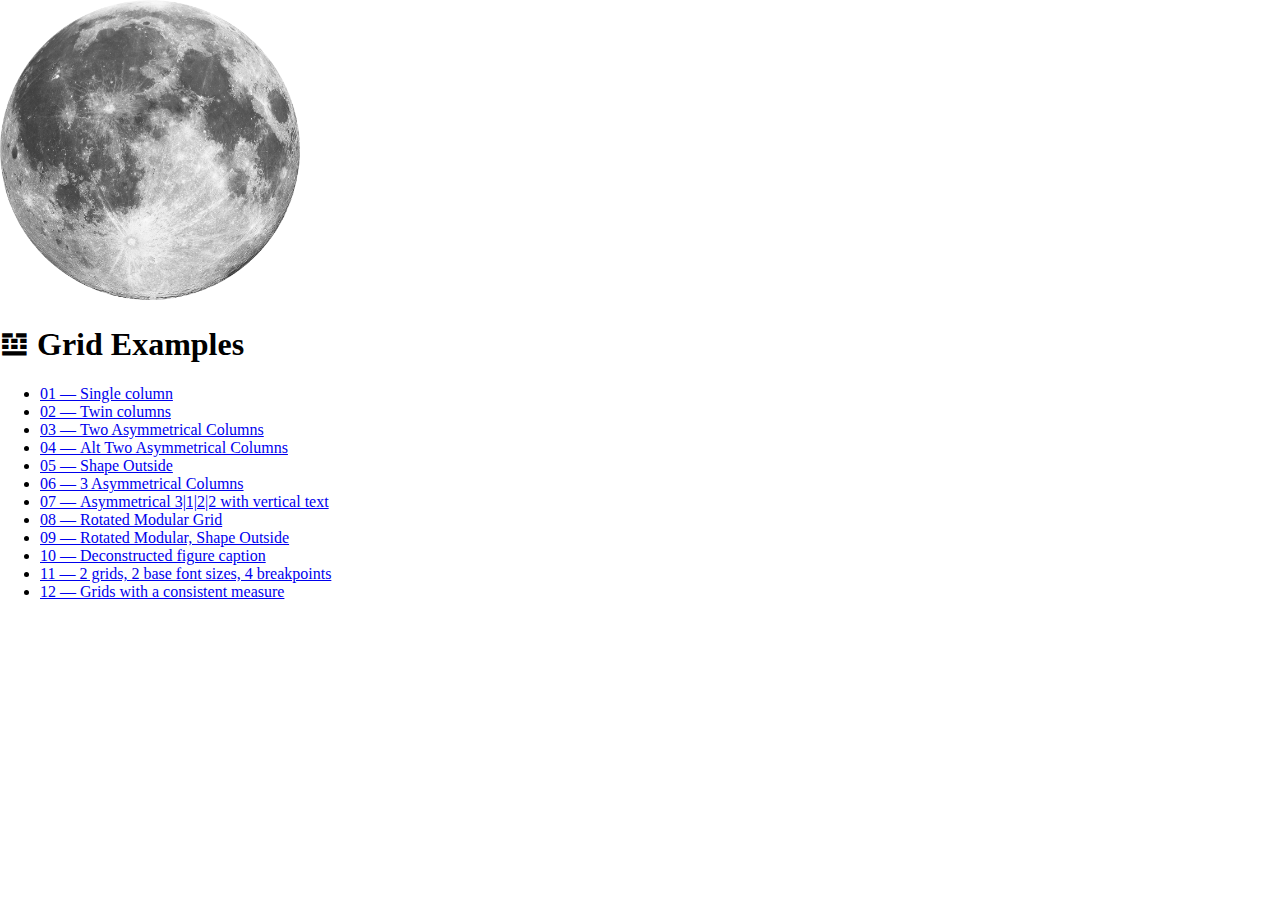
<file: index.html>
<!DOCTYPE html>
<html lang="en-us">
  <head>
    <meta charset="utf-8" />
    <title>Examples</title>
    <link href="styles.css" rel="stylesheet" />
  </head>
  <body>
    <img src="images/moon.png" alt="Moon" />
    <header>
      <h1>𝌹 Grid Examples</h1>
    </header>
    <main>
      <ul>
        <li><a href="01">01 — Single column</a></li>
        <li><a href="02">02 — Twin columns</a></li>
        <li><a href="03">03 — Two Asymmetrical Columns</a></li>
        <li><a href="04">04 — Alt Two Asymmetrical Columns</a></li>
        <li><a href="05">05 — Shape Outside</a></li>
        <li><a href="06">06 — 3 Asymmetrical Columns</a></li>
        <li><a href="07">07 — Asymmetrical 3|1|2|2 with vertical text</a></li>
        <li><a href="08">08 — Rotated Modular Grid</a></li>
        <li><a href="09">09 — Rotated Modular, Shape Outside</a></li>
        <li><a href="10">10 — Deconstructed figure caption</a></li>
        <li>
          <a href="11">11 — 2 grids, 2 base font sizes, 4 breakpoints</a>
        </li>
        <li>
          <a href="12">12 — Grids with a consistent measure</a>
        </li>
      </ul>
    </main>
  </body>
</html>
</file>
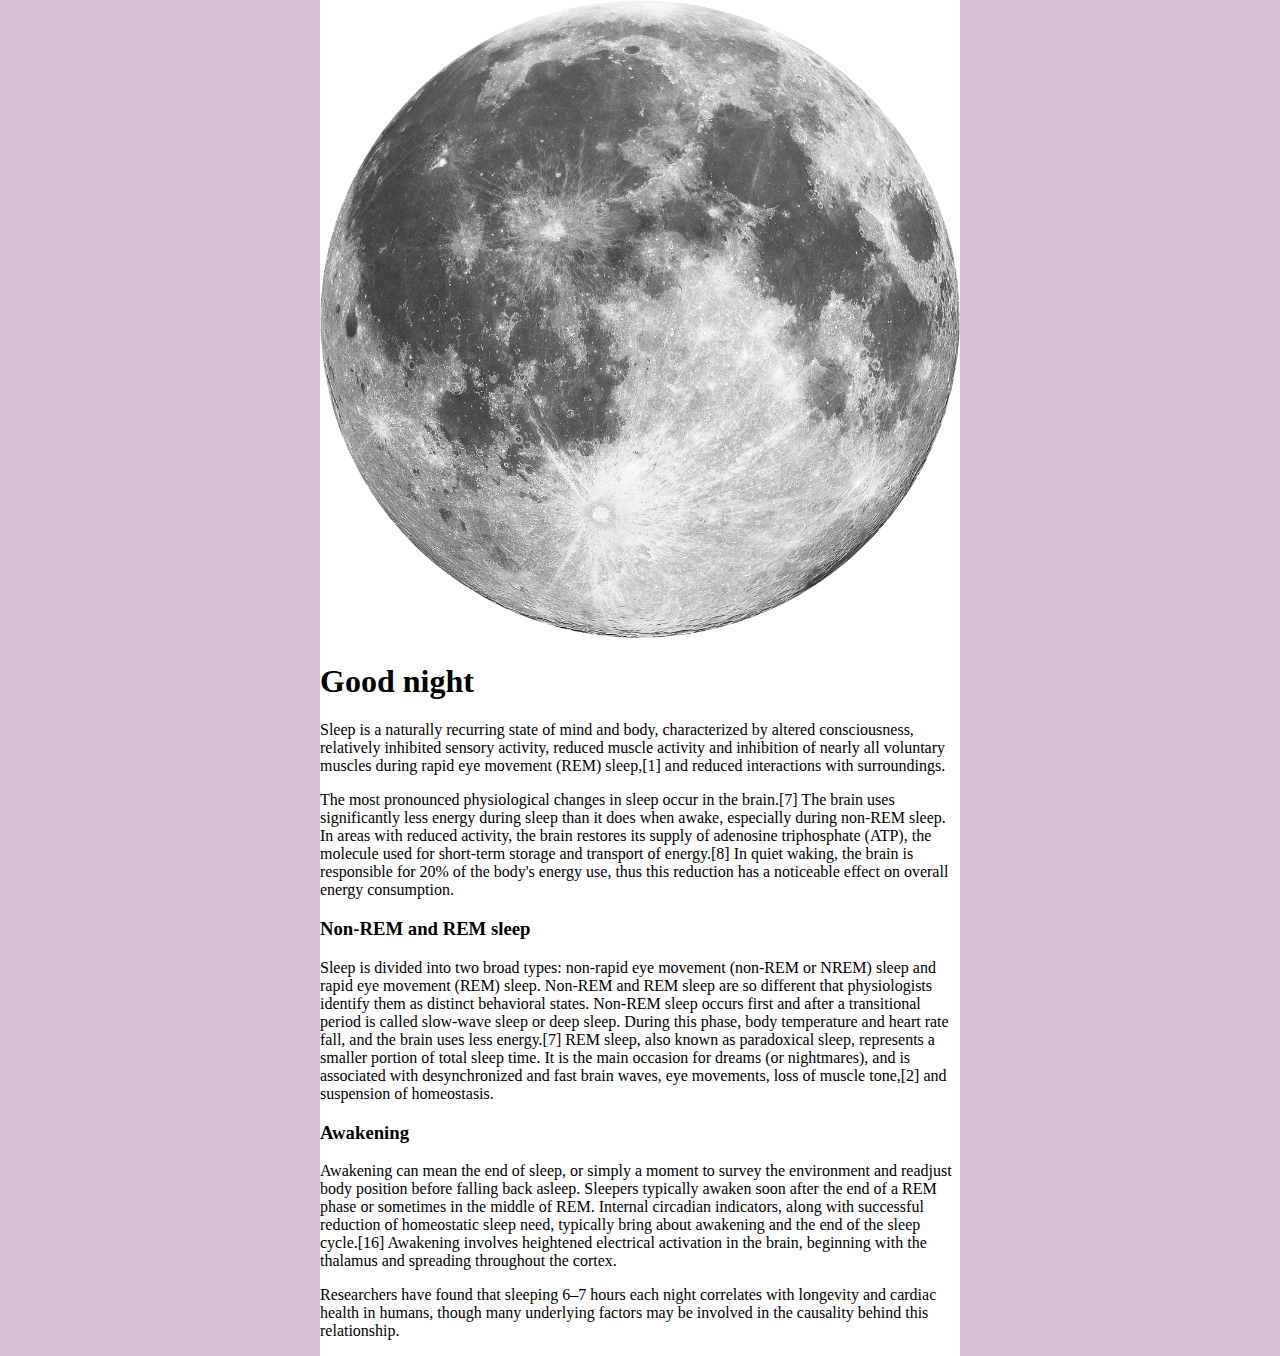
<file: 01/index.html>
<!DOCTYPE html>
<html lang="en-us">
  <head>
    <meta charset="utf-8" />
    <title>01 Single column</title>
    <link href="styles.css" rel="stylesheet" />
  </head>
  <body>
    <img src="../images/moon.png" alt="Moon" />
    <header>
      <h1>Good night</h1>
      <p>
        Sleep is a naturally recurring state of mind and body, characterized by
        altered consciousness, relatively inhibited sensory activity, reduced
        muscle activity and inhibition of nearly all voluntary muscles during
        rapid eye movement (REM) sleep,[1] and reduced interactions with
        surroundings.
      </p>
    </header>
    <main>
      <p>
        The most pronounced physiological changes in sleep occur in the
        brain.[7] The brain uses significantly less energy during sleep than it
        does when awake, especially during non-REM sleep. In areas with reduced
        activity, the brain restores its supply of adenosine triphosphate (ATP),
        the molecule used for short-term storage and transport of energy.[8] In
        quiet waking, the brain is responsible for 20% of the body's energy use,
        thus this reduction has a noticeable effect on overall energy
        consumption.
      </p>
      <h3>Non-REM and REM sleep</h3>
      <p>
        Sleep is divided into two broad types: non-rapid eye movement (non-REM
        or NREM) sleep and rapid eye movement (REM) sleep. Non-REM and REM sleep
        are so different that physiologists identify them as distinct behavioral
        states. Non-REM sleep occurs first and after a transitional period is
        called slow-wave sleep or deep sleep. During this phase, body
        temperature and heart rate fall, and the brain uses less energy.[7] REM
        sleep, also known as paradoxical sleep, represents a smaller portion of
        total sleep time. It is the main occasion for dreams (or nightmares),
        and is associated with desynchronized and fast brain waves, eye
        movements, loss of muscle tone,[2] and suspension of homeostasis.
      </p>
      <h3>Awakening</h3>
      <p>
        Awakening can mean the end of sleep, or simply a moment to survey the
        environment and readjust body position before falling back asleep.
        Sleepers typically awaken soon after the end of a REM phase or sometimes
        in the middle of REM. Internal circadian indicators, along with
        successful reduction of homeostatic sleep need, typically bring about
        awakening and the end of the sleep cycle.[16] Awakening involves
        heightened electrical activation in the brain, beginning with the
        thalamus and spreading throughout the cortex.
      </p>
    </main>
    <aside>
      <p>
        Researchers have found that sleeping 6–7 hours each night correlates
        with longevity and cardiac health in humans, though many underlying
        factors may be involved in the causality behind this relationship.
      </p>
    </aside>
  </body>
</html>
</file>
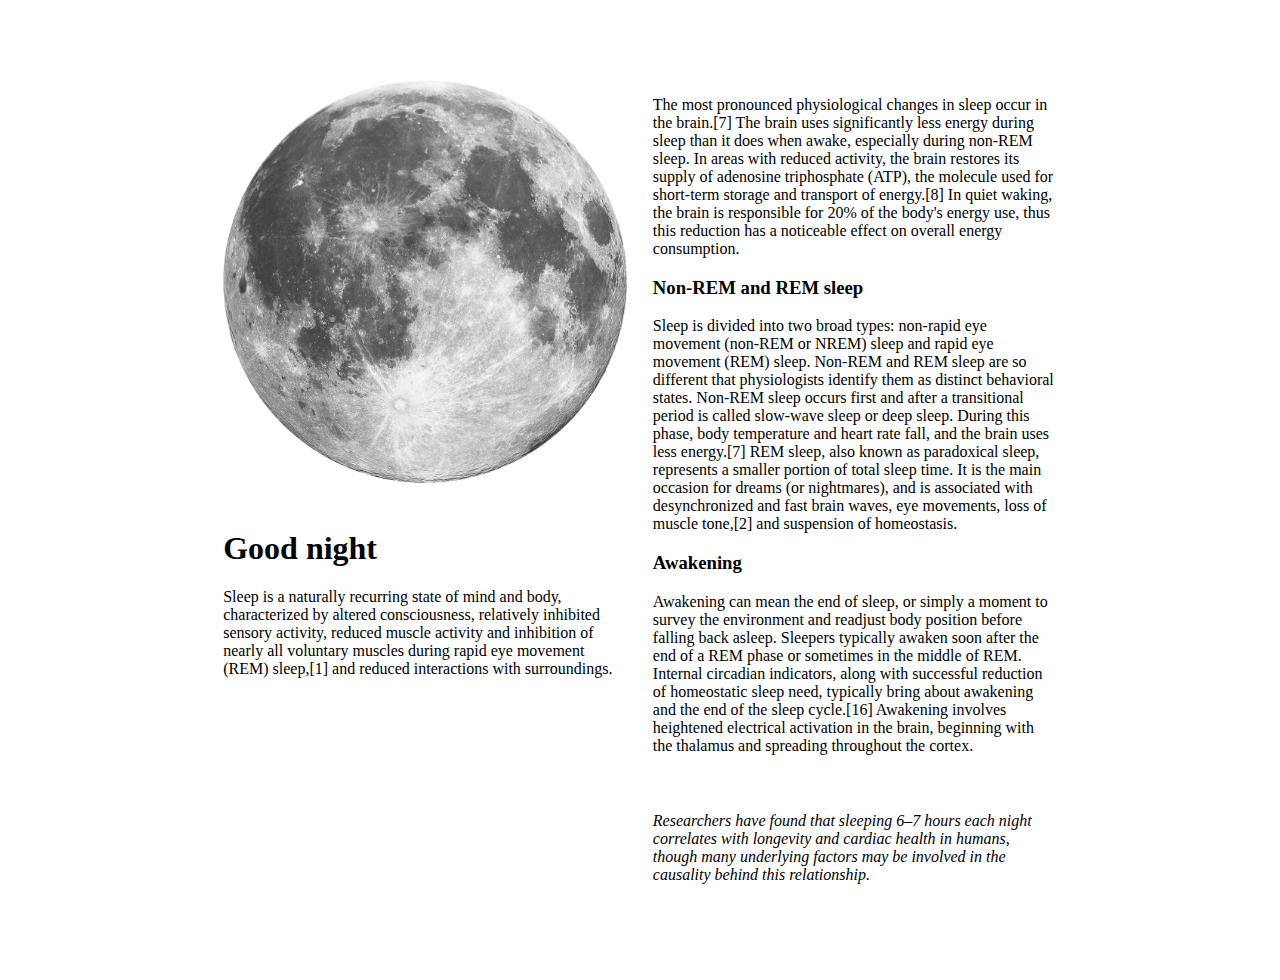
<file: 02/index.html>
<!DOCTYPE html>
<html lang="en-us">
  <head>
    <meta charset="utf-8" />
    <title>02 Twin columns</title>
    <link href="styles.css" rel="stylesheet" />
  </head>
  <body>
    <img src="../images/moon.png" alt="Moon" />
    <header>
      <h1>Good night</h1>
      <p>
        Sleep is a naturally recurring state of mind and body, characterized by
        altered consciousness, relatively inhibited sensory activity, reduced
        muscle activity and inhibition of nearly all voluntary muscles during
        rapid eye movement (REM) sleep,[1] and reduced interactions with
        surroundings.
      </p>
    </header>
    <main>
      <p>
        The most pronounced physiological changes in sleep occur in the
        brain.[7] The brain uses significantly less energy during sleep than it
        does when awake, especially during non-REM sleep. In areas with reduced
        activity, the brain restores its supply of adenosine triphosphate (ATP),
        the molecule used for short-term storage and transport of energy.[8] In
        quiet waking, the brain is responsible for 20% of the body's energy use,
        thus this reduction has a noticeable effect on overall energy
        consumption.
      </p>
      <h3>Non-REM and REM sleep</h3>
      <p>
        Sleep is divided into two broad types: non-rapid eye movement (non-REM
        or NREM) sleep and rapid eye movement (REM) sleep. Non-REM and REM sleep
        are so different that physiologists identify them as distinct behavioral
        states. Non-REM sleep occurs first and after a transitional period is
        called slow-wave sleep or deep sleep. During this phase, body
        temperature and heart rate fall, and the brain uses less energy.[7] REM
        sleep, also known as paradoxical sleep, represents a smaller portion of
        total sleep time. It is the main occasion for dreams (or nightmares),
        and is associated with desynchronized and fast brain waves, eye
        movements, loss of muscle tone,[2] and suspension of homeostasis.
      </p>
      <h3>Awakening</h3>
      <p>
        Awakening can mean the end of sleep, or simply a moment to survey the
        environment and readjust body position before falling back asleep.
        Sleepers typically awaken soon after the end of a REM phase or sometimes
        in the middle of REM. Internal circadian indicators, along with
        successful reduction of homeostatic sleep need, typically bring about
        awakening and the end of the sleep cycle.[16] Awakening involves
        heightened electrical activation in the brain, beginning with the
        thalamus and spreading throughout the cortex.
      </p>
    </main>
    <aside>
      <p>
        Researchers have found that sleeping 6–7 hours each night correlates
        with longevity and cardiac health in humans, though many underlying
        factors may be involved in the causality behind this relationship.
      </p>
    </aside>
  </body>
</html>
</file>
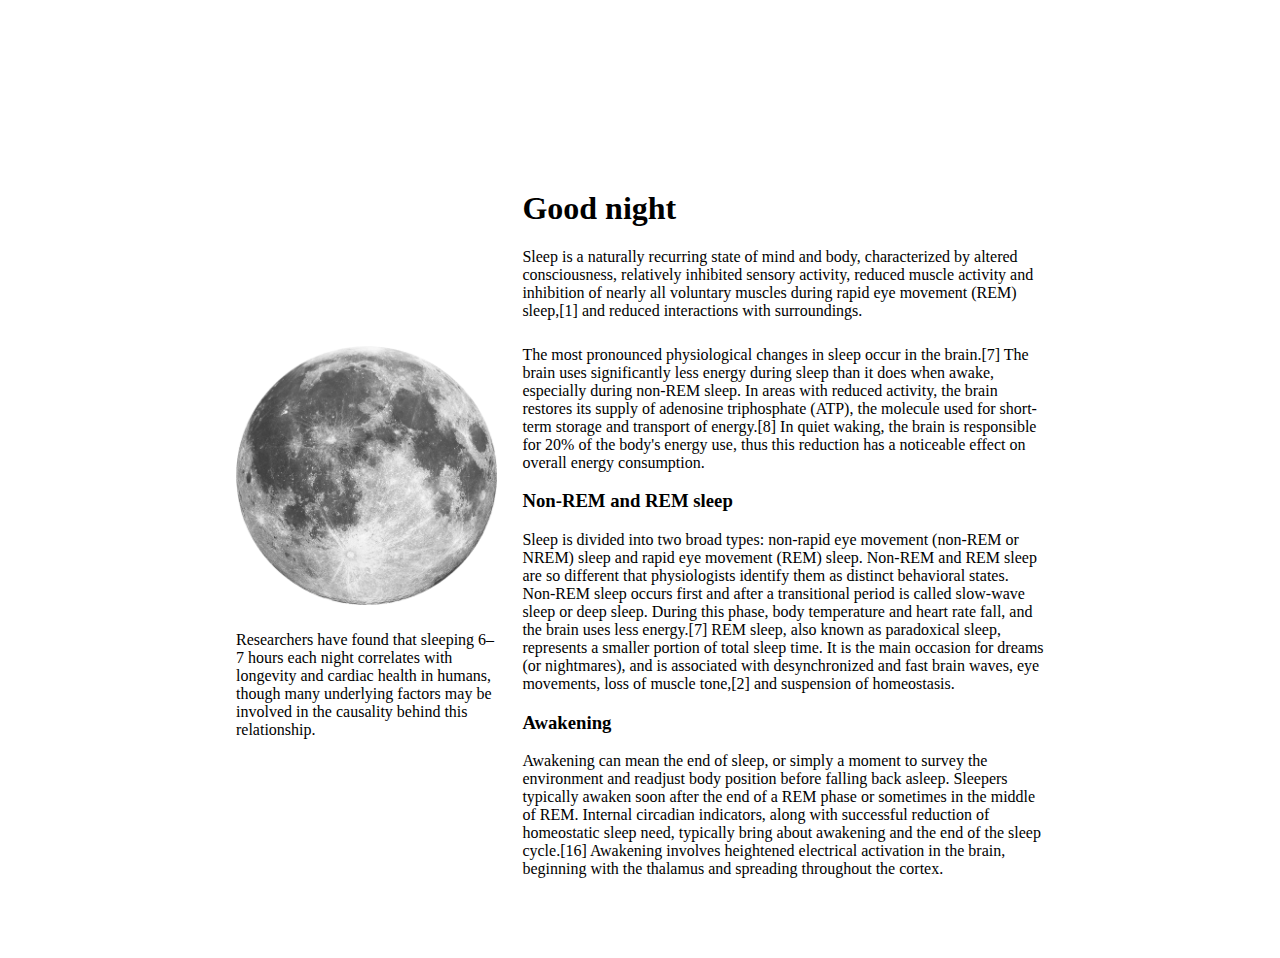
<file: 03/index.html>
<!DOCTYPE html>
<html lang="en-us">
  <head>
    <meta charset="utf-8" />
    <title>03 - Two Asymmetrical Columns</title>
    <link href="styles.css" rel="stylesheet" />
  </head>
  <body>
    <img src="../images/moon.png" alt="Moon" />
    <header>
      <h1>Good night</h1>
      <p>
        Sleep is a naturally recurring state of mind and body, characterized by
        altered consciousness, relatively inhibited sensory activity, reduced
        muscle activity and inhibition of nearly all voluntary muscles during
        rapid eye movement (REM) sleep,[1] and reduced interactions with
        surroundings.
      </p>
    </header>
    <main>
      <p>
        The most pronounced physiological changes in sleep occur in the
        brain.[7] The brain uses significantly less energy during sleep than it
        does when awake, especially during non-REM sleep. In areas with reduced
        activity, the brain restores its supply of adenosine triphosphate (ATP),
        the molecule used for short-term storage and transport of energy.[8] In
        quiet waking, the brain is responsible for 20% of the body's energy use,
        thus this reduction has a noticeable effect on overall energy
        consumption.
      </p>
      <h3>Non-REM and REM sleep</h3>
      <p>
        Sleep is divided into two broad types: non-rapid eye movement (non-REM
        or NREM) sleep and rapid eye movement (REM) sleep. Non-REM and REM sleep
        are so different that physiologists identify them as distinct behavioral
        states. Non-REM sleep occurs first and after a transitional period is
        called slow-wave sleep or deep sleep. During this phase, body
        temperature and heart rate fall, and the brain uses less energy.[7] REM
        sleep, also known as paradoxical sleep, represents a smaller portion of
        total sleep time. It is the main occasion for dreams (or nightmares),
        and is associated with desynchronized and fast brain waves, eye
        movements, loss of muscle tone,[2] and suspension of homeostasis.
      </p>
      <h3>Awakening</h3>
      <p>
        Awakening can mean the end of sleep, or simply a moment to survey the
        environment and readjust body position before falling back asleep.
        Sleepers typically awaken soon after the end of a REM phase or sometimes
        in the middle of REM. Internal circadian indicators, along with
        successful reduction of homeostatic sleep need, typically bring about
        awakening and the end of the sleep cycle.[16] Awakening involves
        heightened electrical activation in the brain, beginning with the
        thalamus and spreading throughout the cortex.
      </p>
    </main>
    <aside>
      <p>
        Researchers have found that sleeping 6–7 hours each night correlates
        with longevity and cardiac health in humans, though many underlying
        factors may be involved in the causality behind this relationship.
      </p>
    </aside>
  </body>
</html>
</file>
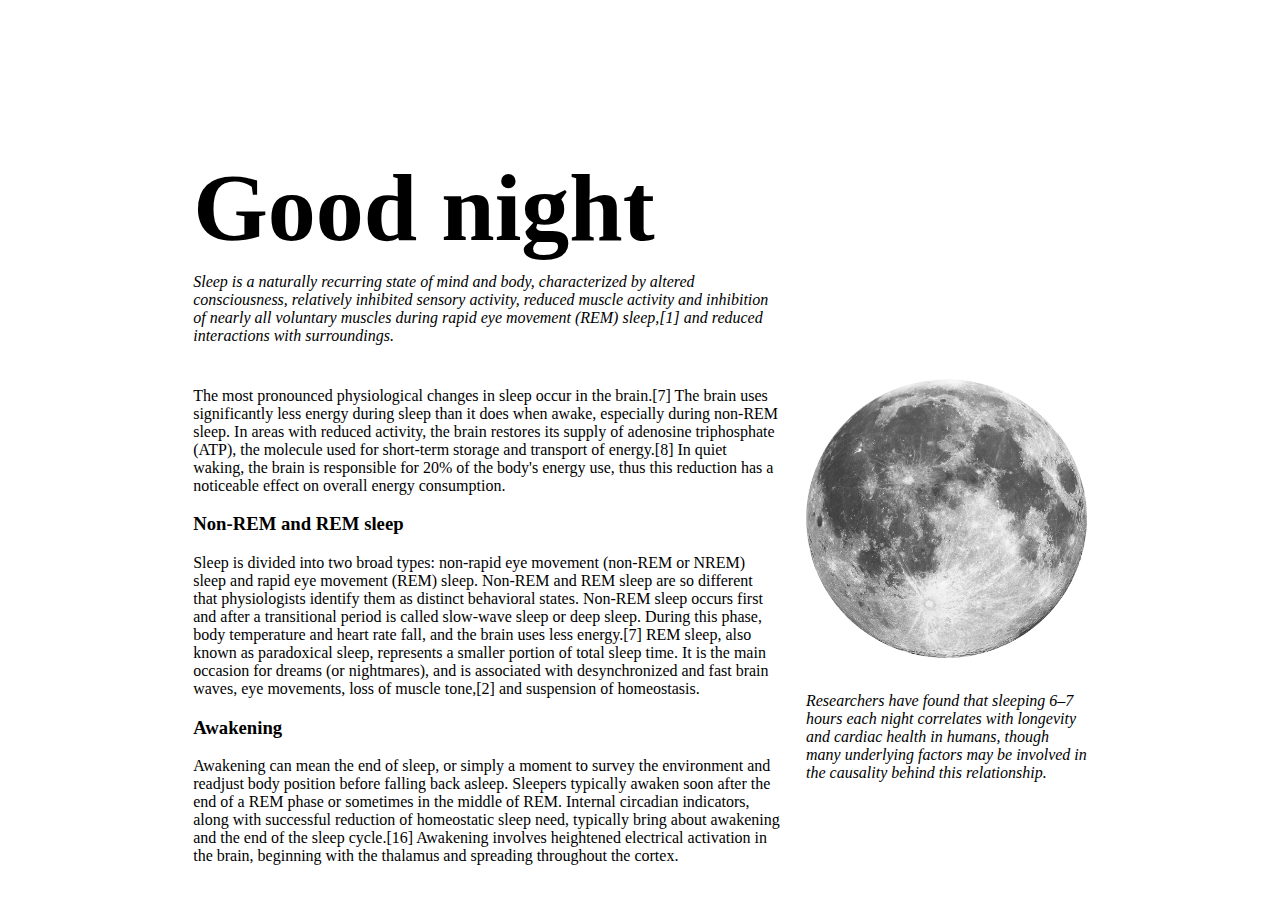
<file: 04/index.html>
<!DOCTYPE html>
<html lang="en-us">
  <head>
    <meta charset="utf-8" />
    <title>04 - Alt Two Asymmetrical Columns</title>
    <link href="styles.css" rel="stylesheet" />
  </head>
  <body>
    <img src="../images/moon.png" alt="Moon" />
    <header>
      <h1>Good night</h1>
      <p>
        Sleep is a naturally recurring state of mind and body, characterized by
        altered consciousness, relatively inhibited sensory activity, reduced
        muscle activity and inhibition of nearly all voluntary muscles during
        rapid eye movement (REM) sleep,[1] and reduced interactions with
        surroundings.
      </p>
    </header>
    <main>
      <p>
        The most pronounced physiological changes in sleep occur in the
        brain.[7] The brain uses significantly less energy during sleep than it
        does when awake, especially during non-REM sleep. In areas with reduced
        activity, the brain restores its supply of adenosine triphosphate (ATP),
        the molecule used for short-term storage and transport of energy.[8] In
        quiet waking, the brain is responsible for 20% of the body's energy use,
        thus this reduction has a noticeable effect on overall energy
        consumption.
      </p>
      <h3>Non-REM and REM sleep</h3>
      <p>
        Sleep is divided into two broad types: non-rapid eye movement (non-REM
        or NREM) sleep and rapid eye movement (REM) sleep. Non-REM and REM sleep
        are so different that physiologists identify them as distinct behavioral
        states. Non-REM sleep occurs first and after a transitional period is
        called slow-wave sleep or deep sleep. During this phase, body
        temperature and heart rate fall, and the brain uses less energy.[7] REM
        sleep, also known as paradoxical sleep, represents a smaller portion of
        total sleep time. It is the main occasion for dreams (or nightmares),
        and is associated with desynchronized and fast brain waves, eye
        movements, loss of muscle tone,[2] and suspension of homeostasis.
      </p>
      <h3>Awakening</h3>
      <p>
        Awakening can mean the end of sleep, or simply a moment to survey the
        environment and readjust body position before falling back asleep.
        Sleepers typically awaken soon after the end of a REM phase or sometimes
        in the middle of REM. Internal circadian indicators, along with
        successful reduction of homeostatic sleep need, typically bring about
        awakening and the end of the sleep cycle.[16] Awakening involves
        heightened electrical activation in the brain, beginning with the
        thalamus and spreading throughout the cortex.
      </p>
    </main>
    <aside>
      <p>
        Researchers have found that sleeping 6–7 hours each night correlates
        with longevity and cardiac health in humans, though many underlying
        factors may be involved in the causality behind this relationship.
      </p>
    </aside>
  </body>
</html>
</file>
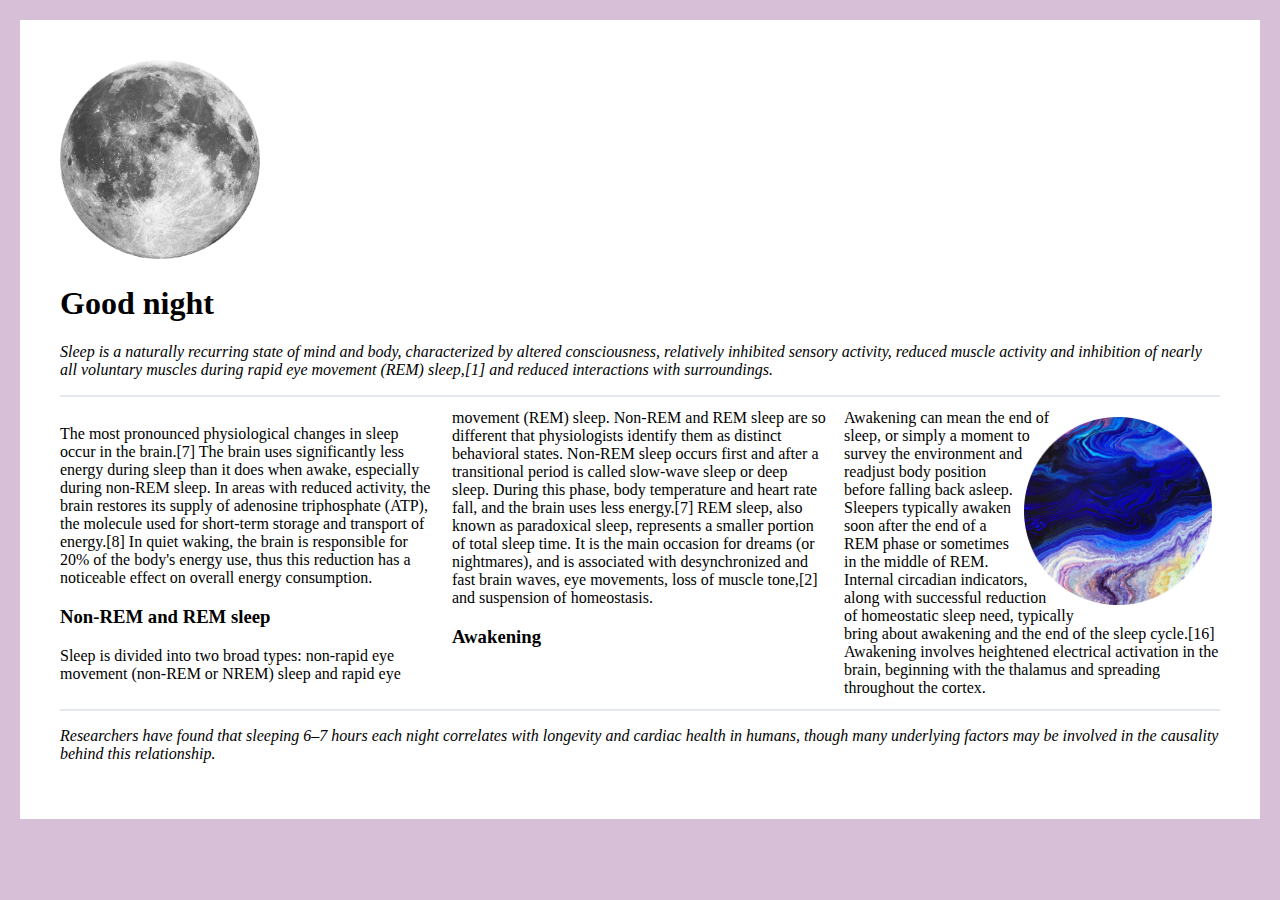
<file: 05/index.html>
<!DOCTYPE html>
<html lang="en-us">
  <head>
    <meta charset="utf-8" />
    <title>05 - Shape Outside</title>
    <link href="styles.css" rel="stylesheet" />
  </head>
  <body>
    <img src="../images/moon.png" alt="Moon" class="moon" />
    <header>
      <h1>Good night</h1>
      <p>
        Sleep is a naturally recurring state of mind and body, characterized by
        altered consciousness, relatively inhibited sensory activity, reduced
        muscle activity and inhibition of nearly all voluntary muscles during
        rapid eye movement (REM) sleep,[1] and reduced interactions with
        surroundings.
      </p>
    </header>
    <hr />
    <main>
      <p>
        The most pronounced physiological changes in sleep occur in the
        brain.[7] The brain uses significantly less energy during sleep than it
        does when awake, especially during non-REM sleep. In areas with reduced
        activity, the brain restores its supply of adenosine triphosphate (ATP),
        the molecule used for short-term storage and transport of energy.[8] In
        quiet waking, the brain is responsible for 20% of the body's energy use,
        thus this reduction has a noticeable effect on overall energy
        consumption.
      </p>
      <h3>Non-REM and REM sleep</h3>
      <p>
        Sleep is divided into two broad types: non-rapid eye movement (non-REM
        or NREM) sleep and rapid eye movement (REM) sleep. Non-REM and REM sleep
        are so different that physiologists identify them as distinct behavioral
        states. Non-REM sleep occurs first and after a transitional period is
        called slow-wave sleep or deep sleep. During this phase, body
        temperature and heart rate fall, and the brain uses less energy.[7] REM
        sleep, also known as paradoxical sleep, represents a smaller portion of
        total sleep time. It is the main occasion for dreams (or nightmares),
        and is associated with desynchronized and fast brain waves, eye
        movements, loss of muscle tone,[2] and suspension of homeostasis.
      </p>
      <img
        src="../images/abstract-01-circle.png"
        alt="Fluid abstract painting"
      />
      <h3>Awakening</h3>
      <p>
        Awakening can mean the end of sleep, or simply a moment to survey the
        environment and readjust body position before falling back asleep.
        Sleepers typically awaken soon after the end of a REM phase or sometimes
        in the middle of REM. Internal circadian indicators, along with
        successful reduction of homeostatic sleep need, typically bring about
        awakening and the end of the sleep cycle.[16] Awakening involves
        heightened electrical activation in the brain, beginning with the
        thalamus and spreading throughout the cortex.
      </p>
    </main>
    <hr />
    <aside>
      <p>
        Researchers have found that sleeping 6–7 hours each night correlates
        with longevity and cardiac health in humans, though many underlying
        factors may be involved in the causality behind this relationship.
      </p>
    </aside>
  </body>
</html>
</file>
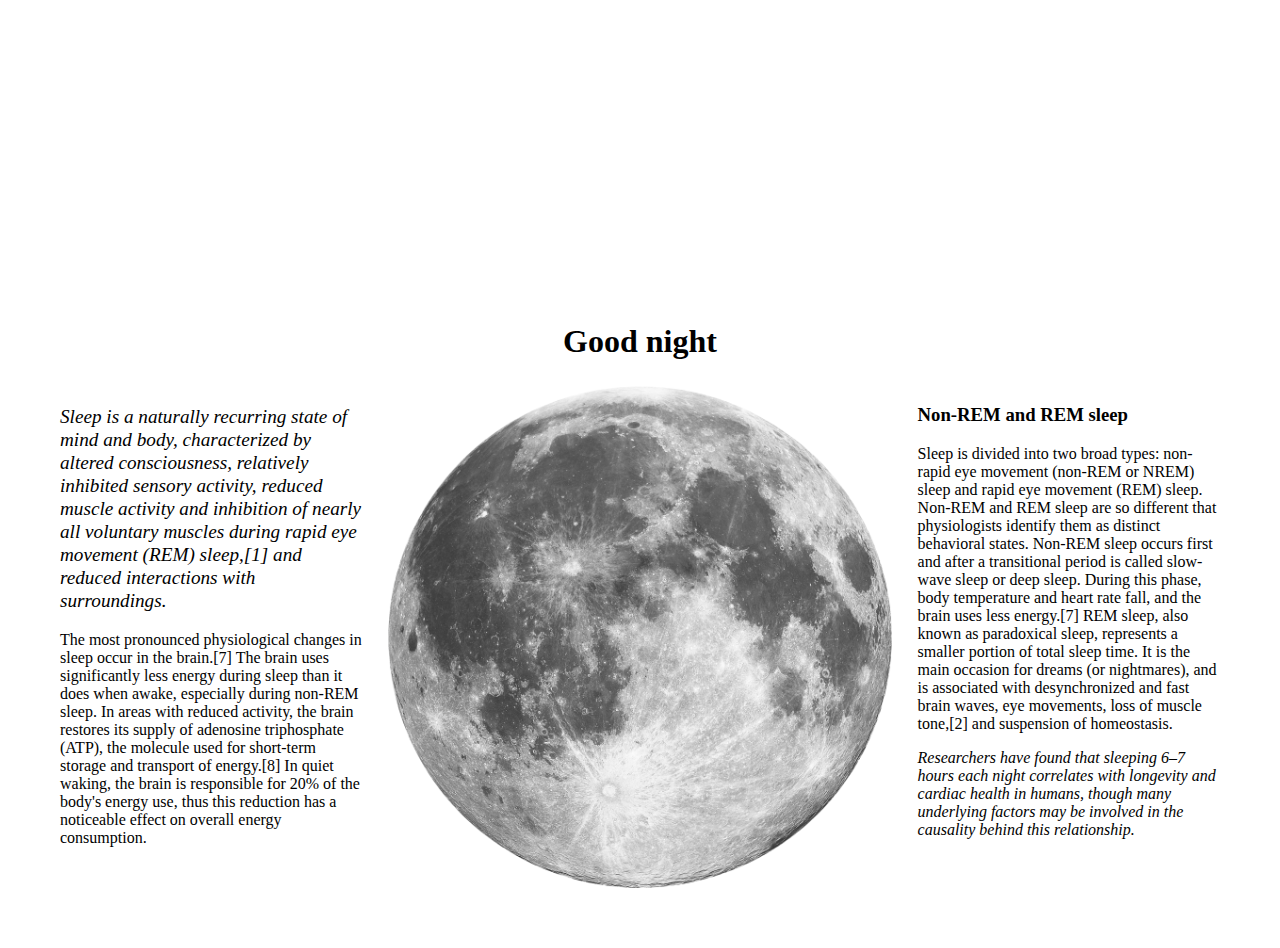
<file: 06/index.html>
<!DOCTYPE html>
<html lang="en-us">
  <head>
    <meta charset="utf-8" />
    <title>06 - 3 Asymmetrical Columns</title>
    <link href="styles.css" rel="stylesheet" />
  </head>
  <body>
    <img src="../images/moon.png" alt="Moon" class="moon" />
    <header>
      <h1>Good night</h1>
    </header>
    <section>
      <p class="standfirst">
        Sleep is a naturally recurring state of mind and body, characterized by
        altered consciousness, relatively inhibited sensory activity, reduced
        muscle activity and inhibition of nearly all voluntary muscles during
        rapid eye movement (REM) sleep,[1] and reduced interactions with
        surroundings.
      </p>
      <p>
        The most pronounced physiological changes in sleep occur in the
        brain.[7] The brain uses significantly less energy during sleep than it
        does when awake, especially during non-REM sleep. In areas with reduced
        activity, the brain restores its supply of adenosine triphosphate (ATP),
        the molecule used for short-term storage and transport of energy.[8] In
        quiet waking, the brain is responsible for 20% of the body's energy use,
        thus this reduction has a noticeable effect on overall energy
        consumption.
      </p>
    </section>
    <section>
      <h3>Non-REM and REM sleep</h3>
      <p>
        Sleep is divided into two broad types: non-rapid eye movement (non-REM
        or NREM) sleep and rapid eye movement (REM) sleep. Non-REM and REM sleep
        are so different that physiologists identify them as distinct behavioral
        states. Non-REM sleep occurs first and after a transitional period is
        called slow-wave sleep or deep sleep. During this phase, body
        temperature and heart rate fall, and the brain uses less energy.[7] REM
        sleep, also known as paradoxical sleep, represents a smaller portion of
        total sleep time. It is the main occasion for dreams (or nightmares),
        and is associated with desynchronized and fast brain waves, eye
        movements, loss of muscle tone,[2] and suspension of homeostasis.
      </p>
      <aside>
        <p>
          Researchers have found that sleeping 6–7 hours each night correlates
          with longevity and cardiac health in humans, though many underlying
          factors may be involved in the causality behind this relationship.
        </p>
      </aside>
    </section>
  </body>
</html>
</file>
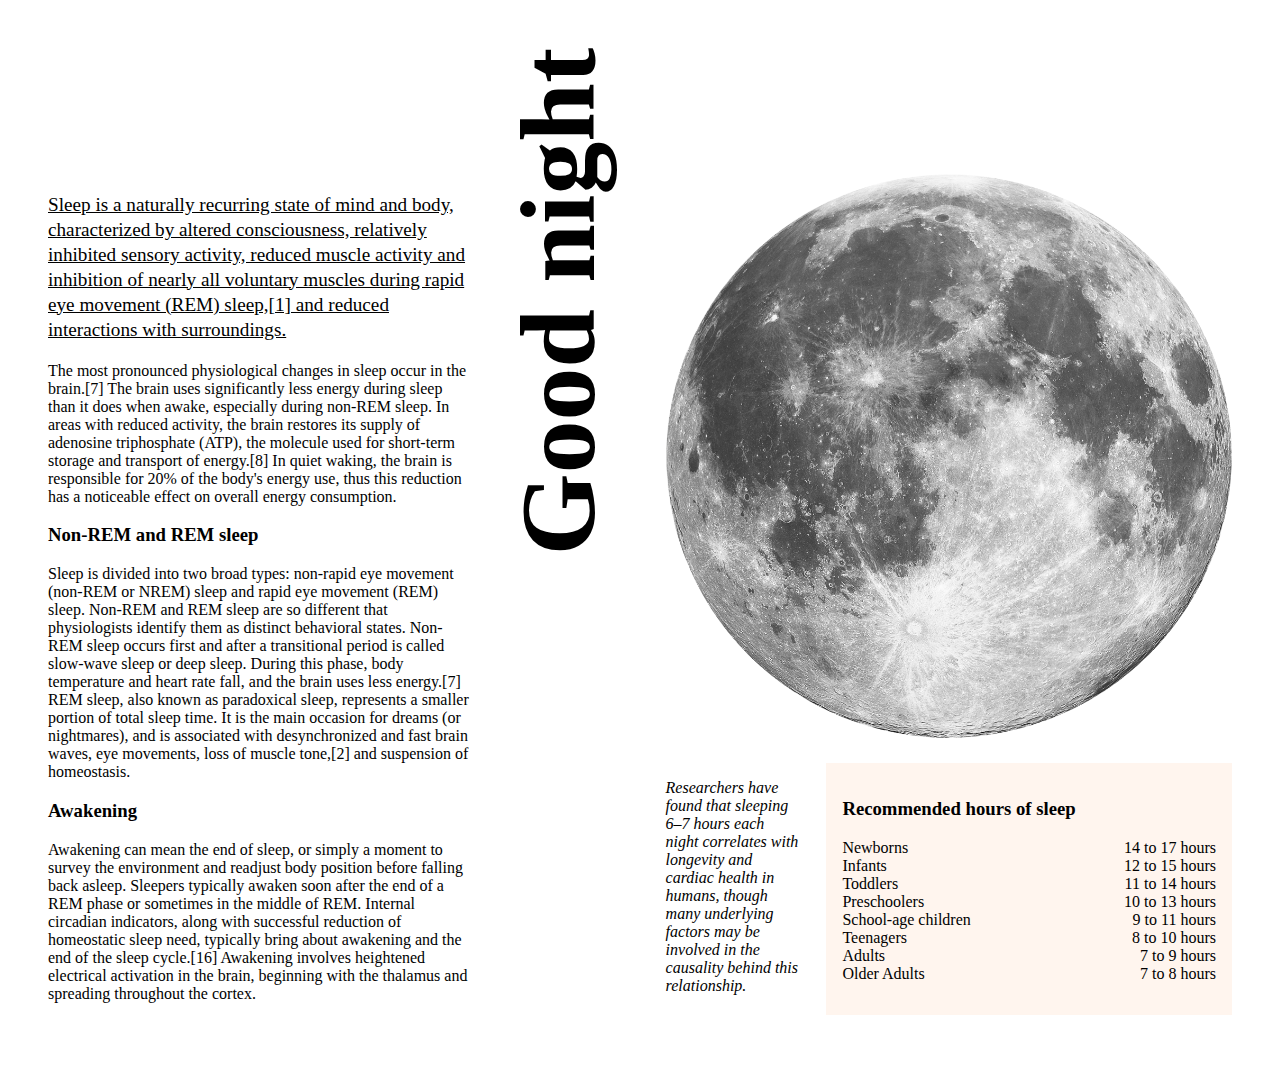
<file: 07/index.html>
<!DOCTYPE html>
<html lang="en-us">
  <head>
    <meta charset="utf-8" />
    <title>07 — Asymmetrical 3|1|2|2 with vertical text</title>
    <link href="styles.css" rel="stylesheet" />
  </head>
  <body>
    <img src="../images/moon.png" alt="Moon" class="moon" />
    <header>
      <h1>Good night</h1>
    </header>
    <main>
      <p class="standfirst">
        Sleep is a naturally recurring state of mind and body, characterized by
        altered consciousness, relatively inhibited sensory activity, reduced
        muscle activity and inhibition of nearly all voluntary muscles during
        rapid eye movement (REM) sleep,[1] and reduced interactions with
        surroundings.
      </p>
      <p>
        The most pronounced physiological changes in sleep occur in the
        brain.[7] The brain uses significantly less energy during sleep than it
        does when awake, especially during non-REM sleep. In areas with reduced
        activity, the brain restores its supply of adenosine triphosphate (ATP),
        the molecule used for short-term storage and transport of energy.[8] In
        quiet waking, the brain is responsible for 20% of the body's energy use,
        thus this reduction has a noticeable effect on overall energy
        consumption.
      </p>
      <h3>Non-REM and REM sleep</h3>
      <p>
        Sleep is divided into two broad types: non-rapid eye movement (non-REM
        or NREM) sleep and rapid eye movement (REM) sleep. Non-REM and REM sleep
        are so different that physiologists identify them as distinct behavioral
        states. Non-REM sleep occurs first and after a transitional period is
        called slow-wave sleep or deep sleep. During this phase, body
        temperature and heart rate fall, and the brain uses less energy.[7] REM
        sleep, also known as paradoxical sleep, represents a smaller portion of
        total sleep time. It is the main occasion for dreams (or nightmares),
        and is associated with desynchronized and fast brain waves, eye
        movements, loss of muscle tone,[2] and suspension of homeostasis.
      </p>
      <h3>Awakening</h3>
      <p>
        Awakening can mean the end of sleep, or simply a moment to survey the
        environment and readjust body position before falling back asleep.
        Sleepers typically awaken soon after the end of a REM phase or sometimes
        in the middle of REM. Internal circadian indicators, along with
        successful reduction of homeostatic sleep need, typically bring about
        awakening and the end of the sleep cycle.[16] Awakening involves
        heightened electrical activation in the brain, beginning with the
        thalamus and spreading throughout the cortex.
      </p>
    </main>
    <aside>
      <p>
        Researchers have found that sleeping 6–7 hours each night correlates
        with longevity and cardiac health in humans, though many underlying
        factors may be involved in the causality behind this relationship.
      </p>
      <section>
        <h3>Recommended hours of sleep</h3>
        <ul>
          <li><span>Newborns</span><span>14 to 17 hours</span></li>
          <li><span>Infants</span>12 to 15 hours</li>
          <li><span>Toddlers</span>11 to 14 hours</li>
          <li><span>Preschoolers</span><span>10 to 13 hours</span></li>
          <li><span>School-age children</span><span>9 to 11 hours</span></li>
          <li><span>Teenagers</span><span>8 to 10 hours</span></li>
          <li><span>Adults</span><span>7 to 9 hours</span></li>
          <li><span>Older Adults</span><span>7 to 8 hours</span></li>
        </ul>
      </section>
    </aside>
  </body>
</html>
</file>
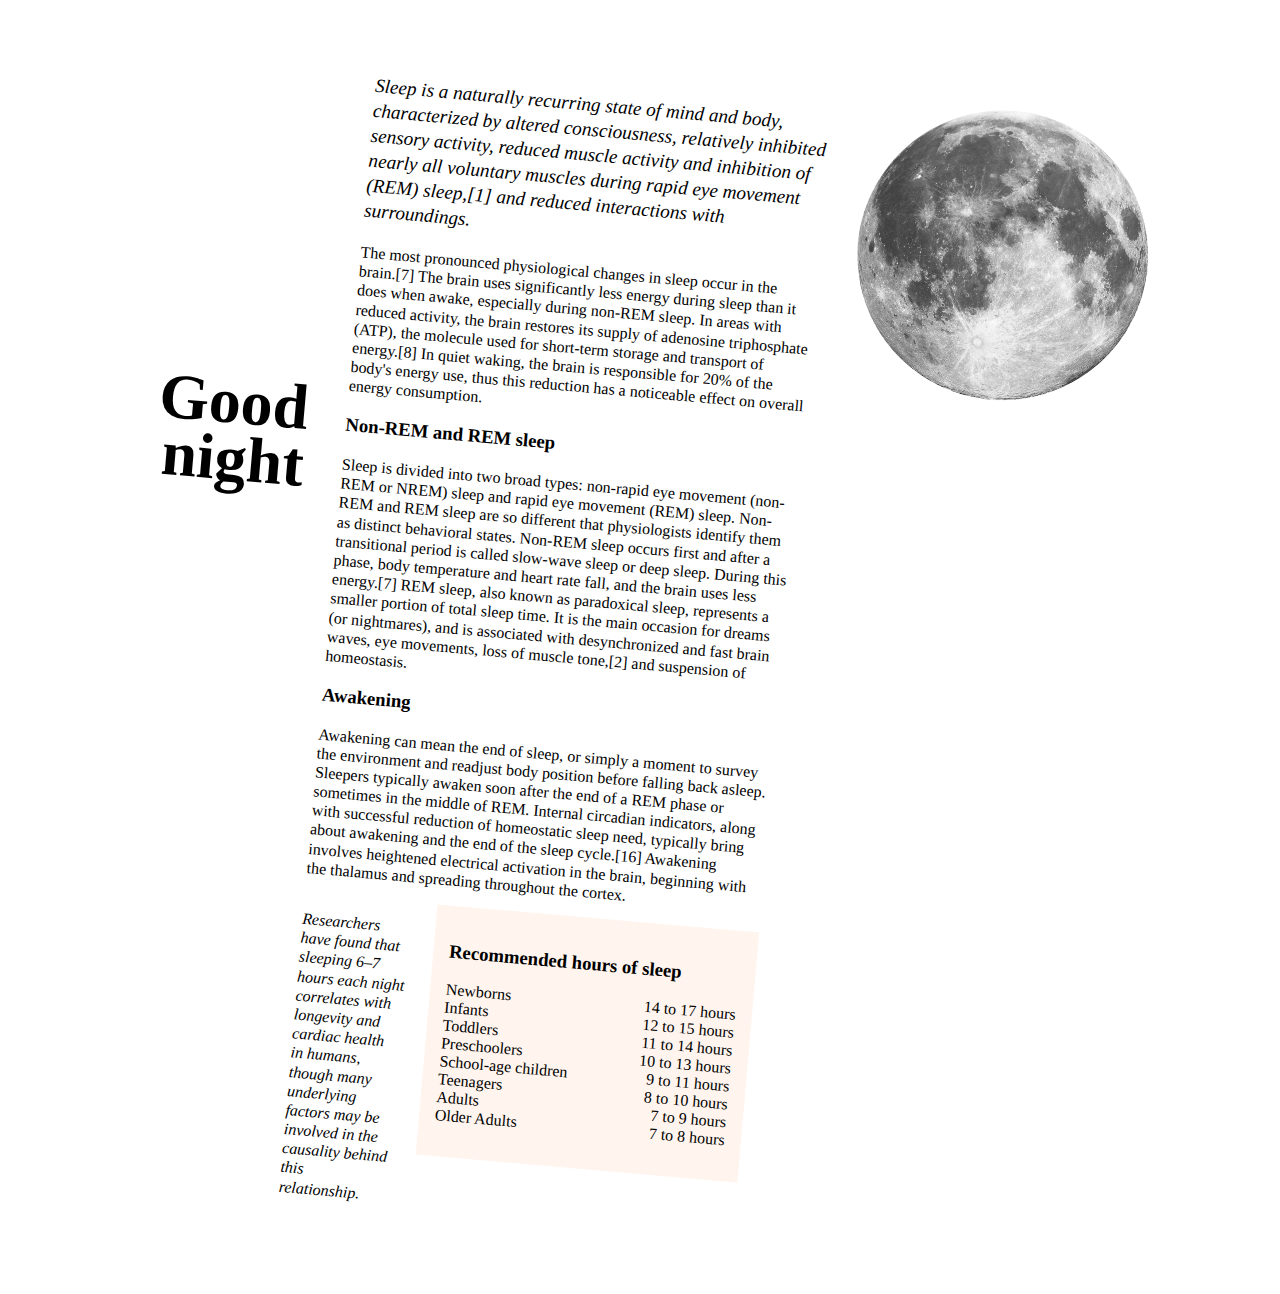
<file: 08/index.html>
<!DOCTYPE html>
<html lang="en-us">
  <head>
    <meta charset="utf-8" />
    <title>08 — Rotated Modular Grid</title>
    <link href="styles.css" rel="stylesheet" />
  </head>
  <body>
    <img src="../images/moon.png" alt="Moon" class="moon" />
    <header>
      <h1>Good<br />night</h1>
    </header>
    <main>
      <article>
        <p class="standfirst">
          Sleep is a naturally recurring state of mind and body, characterized
          by altered consciousness, relatively inhibited sensory activity,
          reduced muscle activity and inhibition of nearly all voluntary muscles
          during rapid eye movement (REM) sleep,[1] and reduced interactions
          with surroundings.
        </p>
        <p>
          The most pronounced physiological changes in sleep occur in the
          brain.[7] The brain uses significantly less energy during sleep than
          it does when awake, especially during non-REM sleep. In areas with
          reduced activity, the brain restores its supply of adenosine
          triphosphate (ATP), the molecule used for short-term storage and
          transport of energy.[8] In quiet waking, the brain is responsible for
          20% of the body's energy use, thus this reduction has a noticeable
          effect on overall energy consumption.
        </p>
        <h3>Non-REM and REM sleep</h3>
        <p>
          Sleep is divided into two broad types: non-rapid eye movement (non-REM
          or NREM) sleep and rapid eye movement (REM) sleep. Non-REM and REM
          sleep are so different that physiologists identify them as distinct
          behavioral states. Non-REM sleep occurs first and after a transitional
          period is called slow-wave sleep or deep sleep. During this phase,
          body temperature and heart rate fall, and the brain uses less
          energy.[7] REM sleep, also known as paradoxical sleep, represents a
          smaller portion of total sleep time. It is the main occasion for
          dreams (or nightmares), and is associated with desynchronized and fast
          brain waves, eye movements, loss of muscle tone,[2] and suspension of
          homeostasis.
        </p>
        <h3>Awakening</h3>
        <p>
          Awakening can mean the end of sleep, or simply a moment to survey the
          environment and readjust body position before falling back asleep.
          Sleepers typically awaken soon after the end of a REM phase or
          sometimes in the middle of REM. Internal circadian indicators, along
          with successful reduction of homeostatic sleep need, typically bring
          about awakening and the end of the sleep cycle.[16] Awakening involves
          heightened electrical activation in the brain, beginning with the
          thalamus and spreading throughout the cortex.
        </p>
      </article>
      <aside>
        <p>
          Researchers have found that sleeping 6–7 hours each night correlates
          with longevity and cardiac health in humans, though many underlying
          factors may be involved in the causality behind this relationship.
        </p>
        <section>
          <h3>Recommended hours of sleep</h3>
          <ul>
            <li><span>Newborns</span><span>14 to 17 hours</span></li>
            <li><span>Infants</span>12 to 15 hours</li>
            <li><span>Toddlers</span>11 to 14 hours</li>
            <li><span>Preschoolers</span><span>10 to 13 hours</span></li>
            <li><span>School-age children</span><span>9 to 11 hours</span></li>
            <li><span>Teenagers</span><span>8 to 10 hours</span></li>
            <li><span>Adults</span><span>7 to 9 hours</span></li>
            <li><span>Older Adults</span><span>7 to 8 hours</span></li>
          </ul>
        </section>
      </aside>
    </main>
  </body>
</html>
</file>
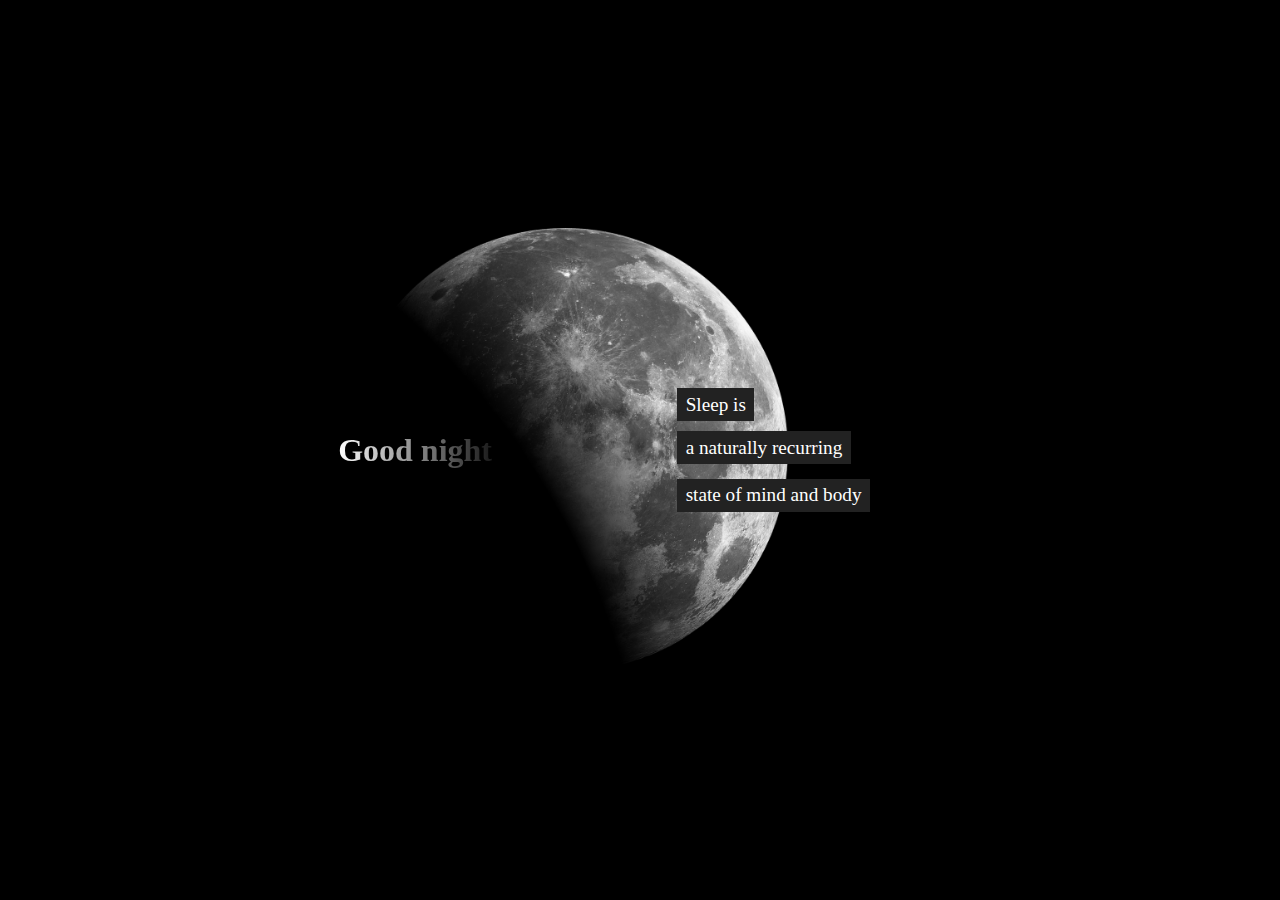
<file: 10/index.html>
<!DOCTYPE html>
<html lang="en-us">
  <head>
    <meta charset="utf-8" />
    <title>10 - Deconstructed figure caption</title>
    <link href="styles.css" rel="stylesheet" />
  </head>
  <body>
    <header>
      <h1>Good night</h1>
    </header>
    <figure>
      <img src="../images/moon-gradient.jpg" alt="Moon" />
      <figcaption>
        <span>Sleep is</span>
        <span>a naturally recurring</span>
        <span>state of mind and body</span>
      </figcaption>
    </figure>
  </body>
</html>
</file>
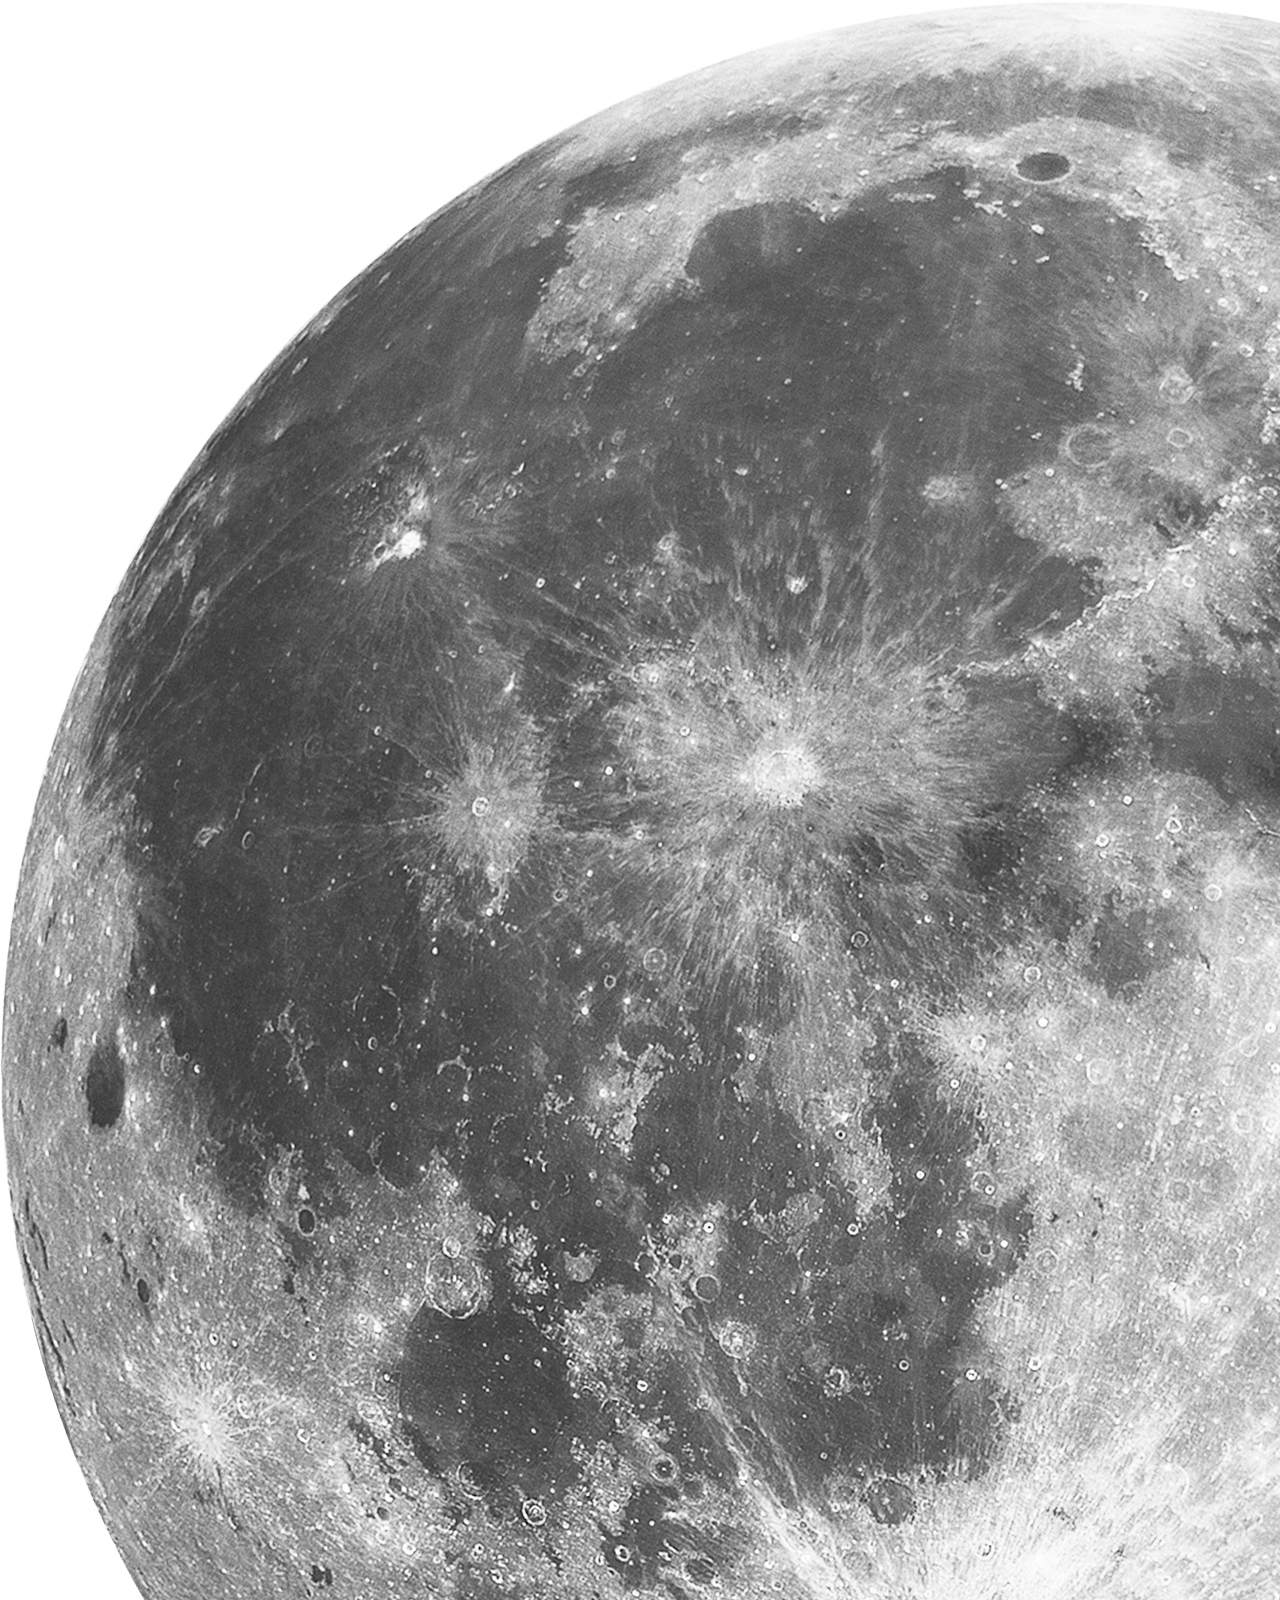
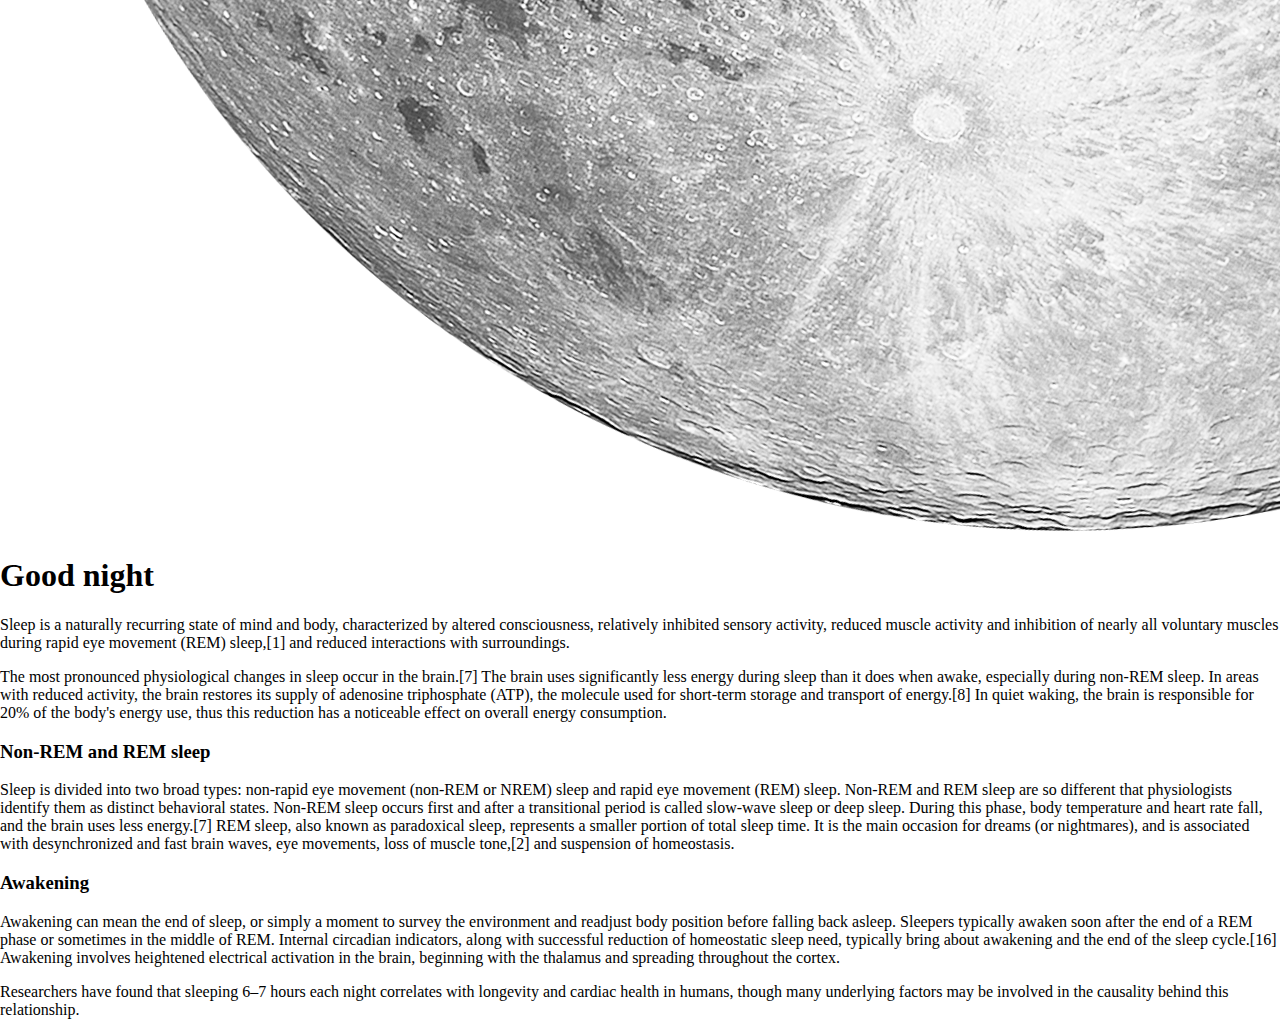
<file: _template/index.html>
<!DOCTYPE html>
<html lang="en-us">
  <head>
    <meta charset="utf-8" />
    <title>00 - Grid Title</title>
    <link href="styles.css" rel="stylesheet" />
  </head>
  <body>
    <img src="../images/moon.png" alt="Moon" />
    <header>
      <h1>Good night</h1>
      <p>
        Sleep is a naturally recurring state of mind and body, characterized by
        altered consciousness, relatively inhibited sensory activity, reduced
        muscle activity and inhibition of nearly all voluntary muscles during
        rapid eye movement (REM) sleep,[1] and reduced interactions with
        surroundings.
      </p>
    </header>
    <main>
      <p>
        The most pronounced physiological changes in sleep occur in the
        brain.[7] The brain uses significantly less energy during sleep than it
        does when awake, especially during non-REM sleep. In areas with reduced
        activity, the brain restores its supply of adenosine triphosphate (ATP),
        the molecule used for short-term storage and transport of energy.[8] In
        quiet waking, the brain is responsible for 20% of the body's energy use,
        thus this reduction has a noticeable effect on overall energy
        consumption.
      </p>
      <h3>Non-REM and REM sleep</h3>
      <p>
        Sleep is divided into two broad types: non-rapid eye movement (non-REM
        or NREM) sleep and rapid eye movement (REM) sleep. Non-REM and REM sleep
        are so different that physiologists identify them as distinct behavioral
        states. Non-REM sleep occurs first and after a transitional period is
        called slow-wave sleep or deep sleep. During this phase, body
        temperature and heart rate fall, and the brain uses less energy.[7] REM
        sleep, also known as paradoxical sleep, represents a smaller portion of
        total sleep time. It is the main occasion for dreams (or nightmares),
        and is associated with desynchronized and fast brain waves, eye
        movements, loss of muscle tone,[2] and suspension of homeostasis.
      </p>
      <h3>Awakening</h3>
      <p>
        Awakening can mean the end of sleep, or simply a moment to survey the
        environment and readjust body position before falling back asleep.
        Sleepers typically awaken soon after the end of a REM phase or sometimes
        in the middle of REM. Internal circadian indicators, along with
        successful reduction of homeostatic sleep need, typically bring about
        awakening and the end of the sleep cycle.[16] Awakening involves
        heightened electrical activation in the brain, beginning with the
        thalamus and spreading throughout the cortex.
      </p>
    </main>
    <aside>
      <p>
        Researchers have found that sleeping 6–7 hours each night correlates
        with longevity and cardiac health in humans, though many underlying
        factors may be involved in the causality behind this relationship.
      </p>
    </aside>
  </body>
</html>
</file>
<file: styles.css>
body {
  margin: 0;
}

img {
  width: 300px;
  height: 300px;
}

header {
}

main {
}

aside {
}
</file>
<file: 01/styles.css>
:root {
  display: grid;
  grid-template-columns: repeat(8, 1fr);

  background-color: thistle;
}

body {
  grid-column-start: 1;
  grid-column-end: -1;

  margin: 0;
  background-color: white;
}

img {
  width: 100%;
}

header {
}

main {
}

aside {
}

@media screen and (min-width: 30em) {
  body {
    grid-column-start: 2;
    grid-column-end: 8;
  }
}

@media screen and (min-width: 48em) {
  body {
    grid-column-start: 3;
    grid-column-end: 7;
  }
}
</file>
<file: 02/styles.css>
:root {
  background-color: thistle;
}

body {
  display: grid;
  grid-template-columns: repeat(8, 1fr);
  grid-template-rows: auto 1fr auto;
  gap: 2vw;
  margin: 0;
  padding: 80px;
  background-color: white;
}

img {
  width: 100%;
  grid-column-start: 2;
  grid-column-end: 5;
  grid-row-start: 1;
  grid-row-end: 2;
  align-self: end;
}

header {
  grid-column-start: 2;
  grid-column-end: 5;
}

main {
  grid-column-start: 5;
  grid-column-end: 8;
  grid-row-start: 1;
  grid-row-end: 3;
}

aside {
  font-style: italic;
  grid-column-start: 5;
  grid-column-end: 8;
  grid-row-start: 3;
  grid-row-end: 4;
}
</file>
<file: 03/styles.css>
body {
  margin: 0;
  padding: 80px;
  display: grid;
  grid-template-columns: 1fr [aside] 2fr [main] 4fr 1fr;
  grid-template-rows: [headline] 240px [content] auto [aside] 1fr;
  gap: 2vw;
}

img {
  width: 100%;
  grid-column-start: aside;
  grid-row-start: content;
}

header {
  grid-column-start: main;
  grid-row-start: headline;
  align-self: end;
}

main {
  grid-column-start: main;
  grid-row: content / span 2;
}

aside {
  grid-column-start: aside;
  grid-row: aside;
}

p {
  margin: 0;
}
</file>
<file: 04/styles.css>
body {
  margin: 0;
  padding: 20px;
  display: grid;
  grid-template-columns: 1fr;
  gap: 4vw;
}

img {
  width: 100%;
}

header h1 {
  font-size: 6em;
  margin-block-end: 0.1em;
}

header p {
  font-style: italic;
}

aside {
  font-style: italic;
}

p {
  margin-block-start: 0.5em;
  margin-block-end: 0.5em;
}

@media screen and (min-width: 30em) {
  body {
    grid-template-columns: [main] 4fr [aside] 2fr;
    grid-template-rows: auto auto 1fr;
  }

  img {
    grid-column: aside;
    grid-row: 2;
  }

  header {
    grid-column: main;
  }

  main {
    grid-column: main;
    grid-row: 2 / span 2;
  }

  aside {
    grid-column: aside;
    grid-row: 3;
  }
}

@media screen and (min-width: 48em) {
  body {
    grid-template-columns: repeat(8, 1fr);
    padding: 40px;
    gap: 2vw;
  }

  img {
    grid-column: 6 / span 2;
    grid-row: 2;
  }

  header {
    grid-column: 2 / span 4;
    padding-block-start: 3em;
  }

  main {
    grid-column: 2 / span 4;
    grid-row: 2 / span 2;
  }

  aside {
    grid-column: 6 / span 2;
    grid-row: 3;
  }
}
</file>
<file: 05/styles.css>
:root {
  background-color: thistle;
}

body {
  margin: 20px;
  padding: 40px;

  background-color: white;
}

.moon {
  width: 200px;
}

main img {
  width: 50%;
  margin: 0.5em;
  float: right;
  shape-outside: circle(50%);
}

header {
}

header p {
  font-style: italic;
}

main {
  column-width: 18em;
}

aside {
  font-style: italic;
}

hr {
  border: none;
  margin-block-start: 0.75em;
  margin-block-end: 0.75em;
  height: 2px;
  background-color: rgba(119, 136, 153, 0.2);
}
</file>
<file: 06/styles.css>
body {
  margin: 20px;
  padding: 40px;
  display: grid;
  grid-template-columns: 3fr [main] 5fr 3fr;
  grid-template-rows: 300px auto;
  gap: 2vw;

  background-color: white;
}

.moon {
  width: 100%;
  grid-column-start: main;
  grid-row-start: 2;
}

main img {
  width: 100%;
}

header {
  grid-column: 1 / -1;
  text-align: center;
  align-self: end;
}

header h1 {
  margin-block-end: 0;
}

.standfirst {
  font-style: italic;
  font-size: 1.2em;
  line-height: 1.2;
}

section:nth-of-type(1) {
  grid-column: 1;
  grid-row: 2;
}

section:nth-of-type(2) {
  grid-column: 3;
  grid-row: 2;
}

aside {
  font-style: italic;
}
</file>
<file: 07/styles.css>
body {
  margin: 0;
  padding: 3em;
  display: grid;
  grid-template-columns: 3fr 1fr 4fr;
  grid-template-rows: 100px auto auto auto;
  gap: 2vw;
}

img {
  grid-column: 3;
  grid-row: 2;
  width: 100%;
}

header {
  grid-column: 2;
  grid-row: 1 / -1;
  writing-mode: vertical-rl;
  transform: rotate(180deg);
  text-align: right;
}

header h1 {
  font-size: 6.6em;
  margin: 0;
  /* letter-spacing: ; */
}

main {
  grid-column: 1;
  grid-row: 2 / span 3;
}

.standfirst {
  font-size: 1.2em;
  line-height: 1.3;
  text-decoration: underline;
}

aside {
  grid-column: 3;
  grid-row: 3;
  display: grid;
  grid-template-columns: 1fr 3fr;
  gap: 2vw;
}

aside p {
  font-style: italic;
}

aside section {
  background-color: seashell;
  padding: 1em;
}

ul {
  list-style: none;
  padding: 0;
}

li {
  display: flex;
  justify-content: space-between;
}
</file>
<file: 08/styles.css>
body {
  margin: 0;
  padding-block-start: 5em;
  display: grid;
  grid-template-columns: repeat(8, 1fr);
  grid-template-rows: auto 1fr;
  gap: 3vw;
  transform: rotate(5deg);
}

p {
  line-height: 1.2;
}

img {
  width: 100%;
  grid-column: 6 / span 2;
  grid-row: 1;
}

header {
  grid-column: 1 / span 2;
  grid-row: 2;
}

header h1 {
  font-size: 4em;
  text-align: end;
  line-height: 0.9;
  margin: 0;
}

main {
  grid-column: 3 / span 3;
  grid-row: 1 / span 2;
}

.standfirst {
  font-size: 1.2em;
  line-height: 1.3;
  font-style: italic;
}

aside {
  display: grid;
  grid-template-columns: 1fr 3fr;
  grid-template-rows: auto 1fr;
  gap: 2vw;
}

aside p {
  font-style: italic;
  grid-row: 1 / span 2;
}

aside section {
  background-color: seashell;
  padding: 1em;
  grid-row: 1 / span 1;
}

ul {
  list-style: none;
  padding: 0;
}

li {
  display: flex;
  justify-content: space-between;
}
</file>
<file: 10/styles.css>
body {
  box-sizing: border-box;
  height: 100vh;
  margin: 0;
  padding: 3em;
  display: grid;
  grid-template-columns: repeat(8, 1fr);
  align-items: center;
  background-color: black;
  color: white;
}

img {
  width: 100%;
}

header {
  grid-column: 1 / 4;
  grid-row: 1;
  text-align: end;
  z-index: 1;
}

header h1 {
  display: inline-block;
  background: linear-gradient(
    to right,
    rgba(255, 255, 255, 1),
    rgba(255, 255, 255, 0.1)
  );
  color: transparent;
  background-clip: text;
  -webkit-background-clip: text;
}

figure {
  grid-column: 3 / -1;
  grid-row: 1;
  display: grid;
  grid-template-columns: repeat(8, 1fr);
  align-items: center;
  margin: 0;
}

img {
  grid-column: 1 / 5;
  grid-row: 1;
}

figcaption {
  grid-column: 4 / -1;
  grid-row: 1;
  display: flex;
  flex-direction: column;
  align-items: start;
}

span {
  background-color: #222;
  padding: 0.3em 0.45em;
  font-size: 1.2em;
}

span:nth-of-type(1) {
  animation: wiggle-span-1 3s infinite alternate;
  margin-bottom: 0.5em;
}

span:nth-of-type(2) {
  animation: wiggle-span-2 3s 2s infinite alternate;
  margin-bottom: 0.75em;
}

span:nth-of-type(3) {
  animation: wiggle-span-3 3s 4s infinite alternate;
}

@keyframes wiggle-span-1 {
  from {
    transform: rotate(-5deg);
  }

  to {
    transform: rotate(-2deg);
  }
}

@keyframes wiggle-span-2 {
  from {
    transform: rotate(-1deg);
  }

  to {
    transform: rotate(1deg);
  }
}

@keyframes wiggle-span-3 {
  from {
    transform: rotate(5deg);
  }

  to {
    transform: rotate(8deg);
  }
}
</file>
<file: _template/styles.css>
body {
  margin: 0;
}

img {
}

header {
}

main {
}

aside {
}

/* Positioning */
/* Display */
/* Colors */
/* Type */
/* Other */
</file>
